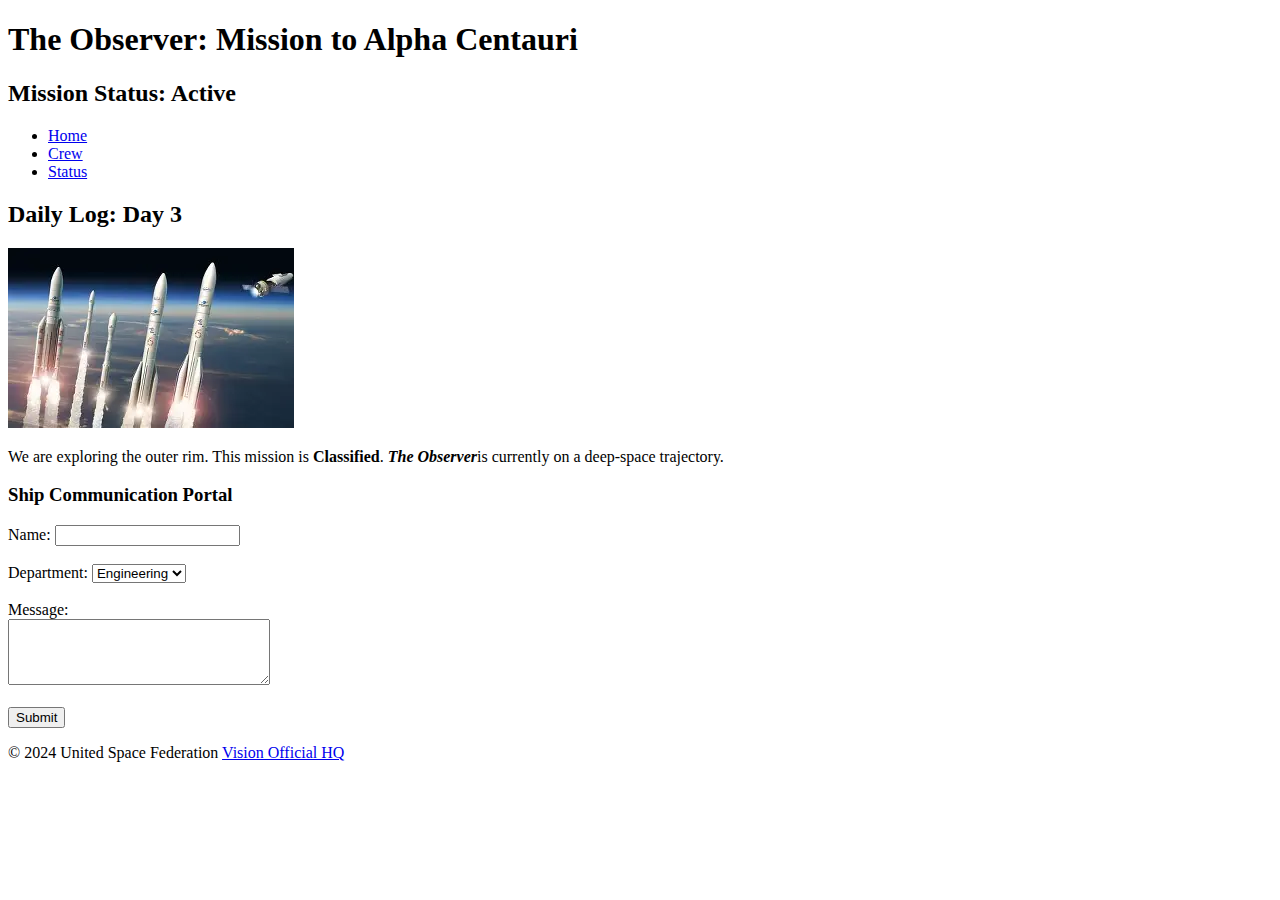
<file: IT223-Yanoc/index.html>
<!DOCTYPE html>
<html lang="en">

<head>
    <meta charset="UTF-8">
    <title> Mission Control</title>
</head>

<body>
    <header>
        <h1>The Observer: Mission to Alpha Centauri</h1>
        <h2>Mission Status: Active</h2>
        <nav>
            <ul>
                <li><a href="index.html">Home</a> </li>
                <li><a href="crew.html">Crew</a> </li>
                <li><a href="status.html">Status</a> </li>

            </ul>
        </nav>

    </header>

    <h2>Daily Log: Day 3</h2>
    <main>
        <img src="images/rockets.webp" alt="Flying rockets travelling through outer space">
        <p> We are exploring the outer rim. This mission is <strong>Classified</strong>.
            <b><em>The Observer</em></b>is currently on a deep-space trajectory.
        </p>
    </main>
    <section>
        <h3> Ship Communication Portal</h3>
        <form>
            <label for="name">Name:</label>
            <input type="text" id="name" name=" name" required>
            <br><br>

            <label for="dept"> Department:</label>
            <select id=" dept" name=" dept">
                <option value="engineering">Engineering</option>
                <option value="science">Science:</option>
            </select>
            <br><br>

            <label for="message">Message:</label><br>
            <textarea id="message" name="message" rows=" 4" cols="30"></textarea>
            <br><br>

            <button type=" submit">Submit</button>
            </select>
        </form>
    </section>


    <footer>
        <p>© 2024 United Space Federation <a href="https://www.nasa.gov" target="_blank"> Vision Official HQ </a></p>

    </footer>
</body>

</html>
</file>
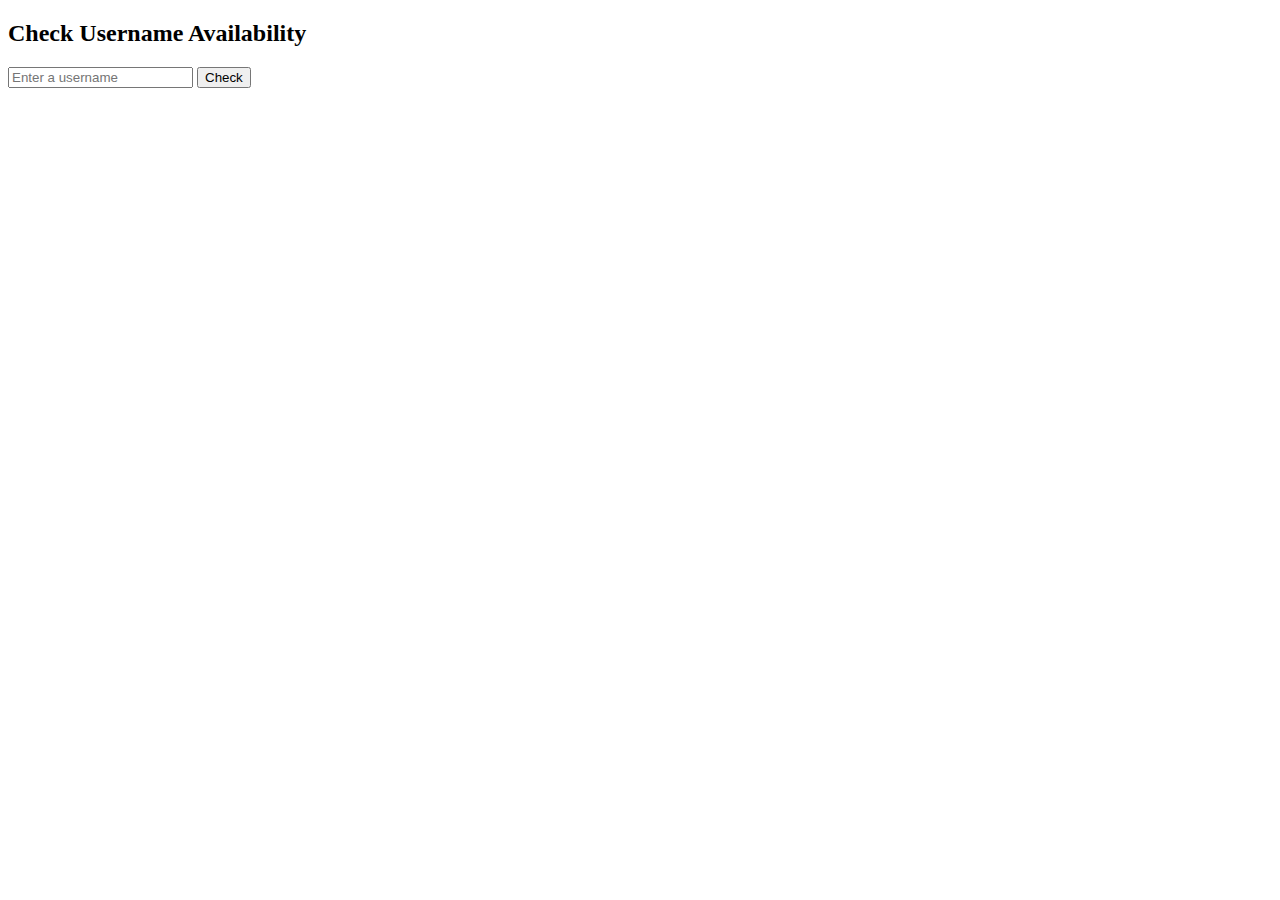
<file: PHP_Yanoc/index.html>
<!DOCTYPE html>
<html lang="en">

<head>
    <meta charset="UTF-8">
    <meta name="viewport" content="width=device-width, initial-scale=1.0">
    <title>AJAX Username Checker</title>
</head>

<body>
    <h2>Check Username Availability</h2>

    <input type="text" id="username" placeholder="Enter a username">
    <button onclick="checkUsername()">Check</button>

    <p id="status"></p>

    <script>
        async function checkUsername() {
            const username = document.getElementById("username").value;

            if (!username.trim()) {
                document.getElementById("status").innerText = "Please enter a username.";
                document.getElementById("status").style.color = "red";
                return;
            }

            try {
                const response = await fetch("check_user.php", {
                    method: "POST",
                    headers: {
                        "Content-Type": "application/x-www-form-urlencoded"
                    },
                    body: "username=" + encodeURIComponent(username)
                });

                const data = await response.json();

                const status = document.getElementById("status");
                status.innerText = data.message;
                status.style.color = data.available ? "green" : "red";

            } catch (error) {
                console.error(error);
                document.getElementById("status").innerText = "Server error.";
                document.getElementById("status").style.color = "red";
            }
        }
    </script>
</body>

</html>
</file>
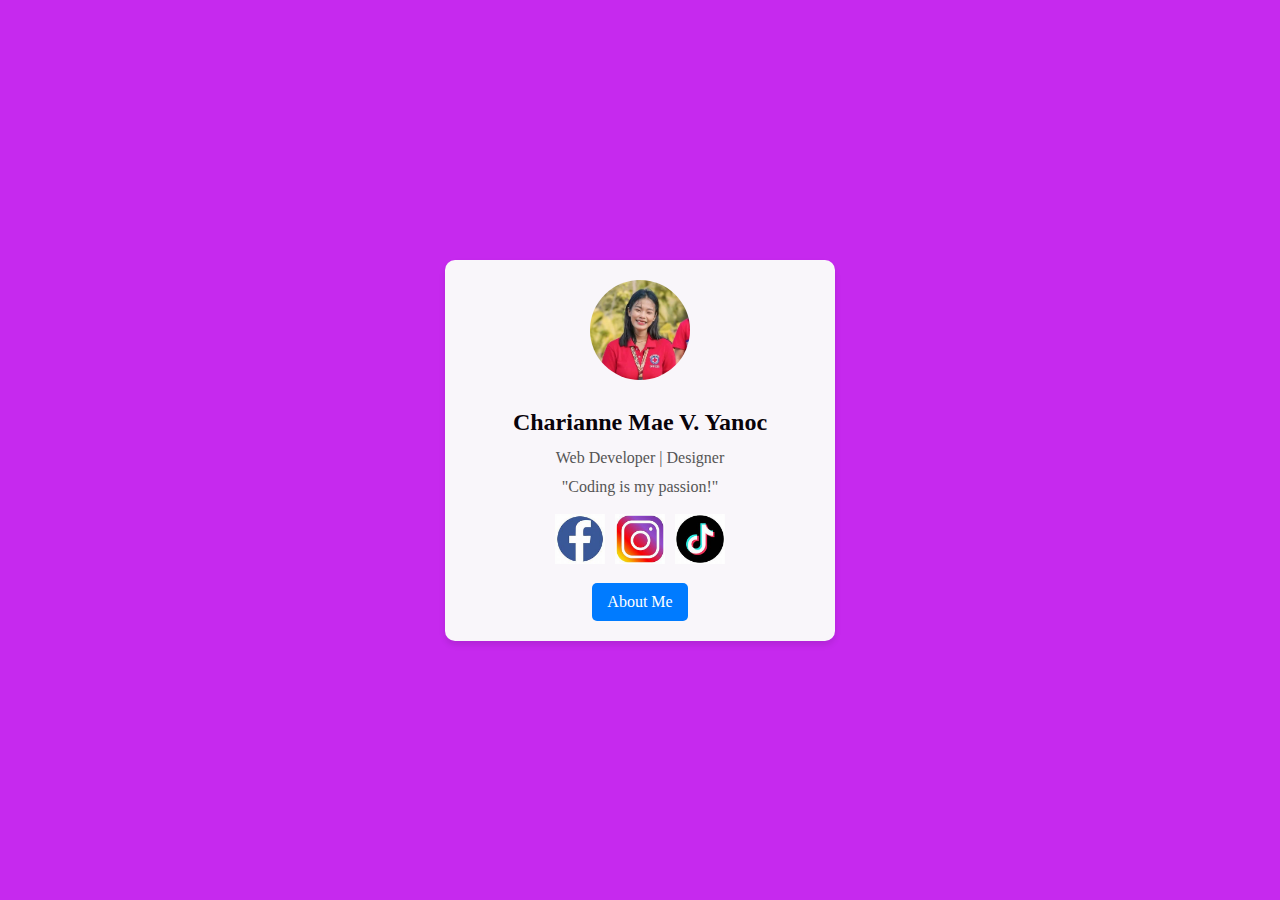
<file: Profile-card_Yanoc/index.html>
<!DOCTYPE html>
<html lang="en">

<head>
    <meta charset="UTF-8">
    <meta name="viewport" content="width=device-width, initial-scale=1.0">
    <title>Personal Profile</title>
    <link rel="stylesheet" href="style.css">
</head>

<body>
    <div class="profile-card">
        <img src="Image/Profile Picture.jpeg" alt="Profile Picture" class="profile-img">
        <h2>Charianne Mae V. Yanoc</h2>
        <p>Web Developer | Designer</p>
        <p>"Coding is my passion!"</p>
        <div class="social-icons">
            <a href="#"><img src="Image/FB.Icon.jpg" alt="Facebook"></a>
            <a href="#"><img src="Image/Instagram.Icon.jpg" alt="Instagram"></a>
            <a href="#"><img src="Image/Tiktok.Icon.jpg" alt=Tiktok"></a>

        </div>
        <a href="about.html" class="btn">About Me</a>
    </div>
</body>

</html>
</file>
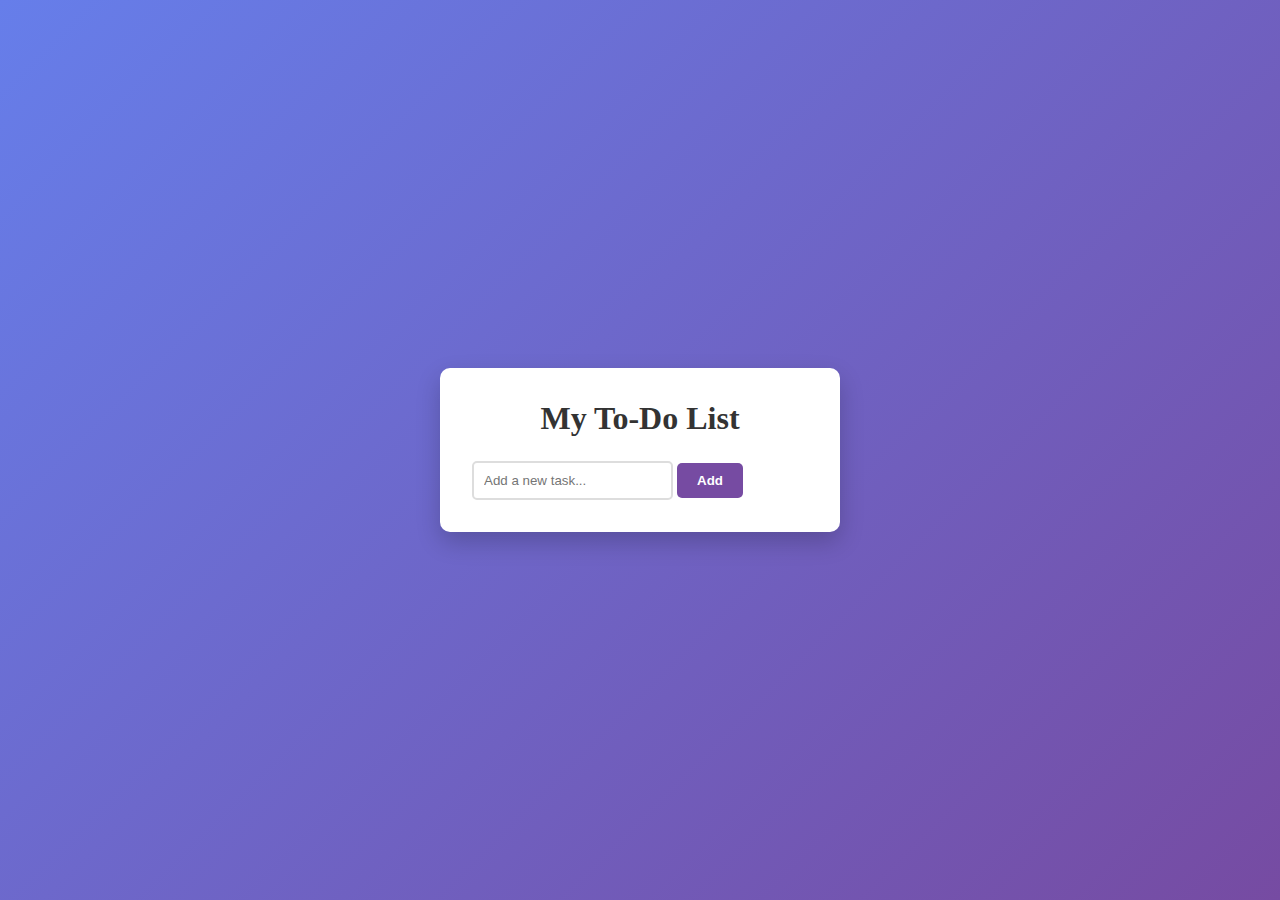
<file: ToDoListLab/index.html>
<!DOCTYPE html>
<html lang="en">

<head>
    <meta charset="UTF-8">
    <meta name="viewport" content="width=device-width, initial - scale =1.0">
    <title> My Dynamic To-Do List</title>
    <link rel="stylesheet" href="style.css">
</head>

<body>

    <div class="container">
        <h1> My To-Do List</h1>
        <div class="input=group">
            <input type="text" id="taskInput" placeholder="Add a new task...">
            <button id="addBtn">Add</button>
        </div>
        <ul id="taskList">
        </ul>
    </div>
    <script src="script.js"></script>

</body>

</html>
</file>
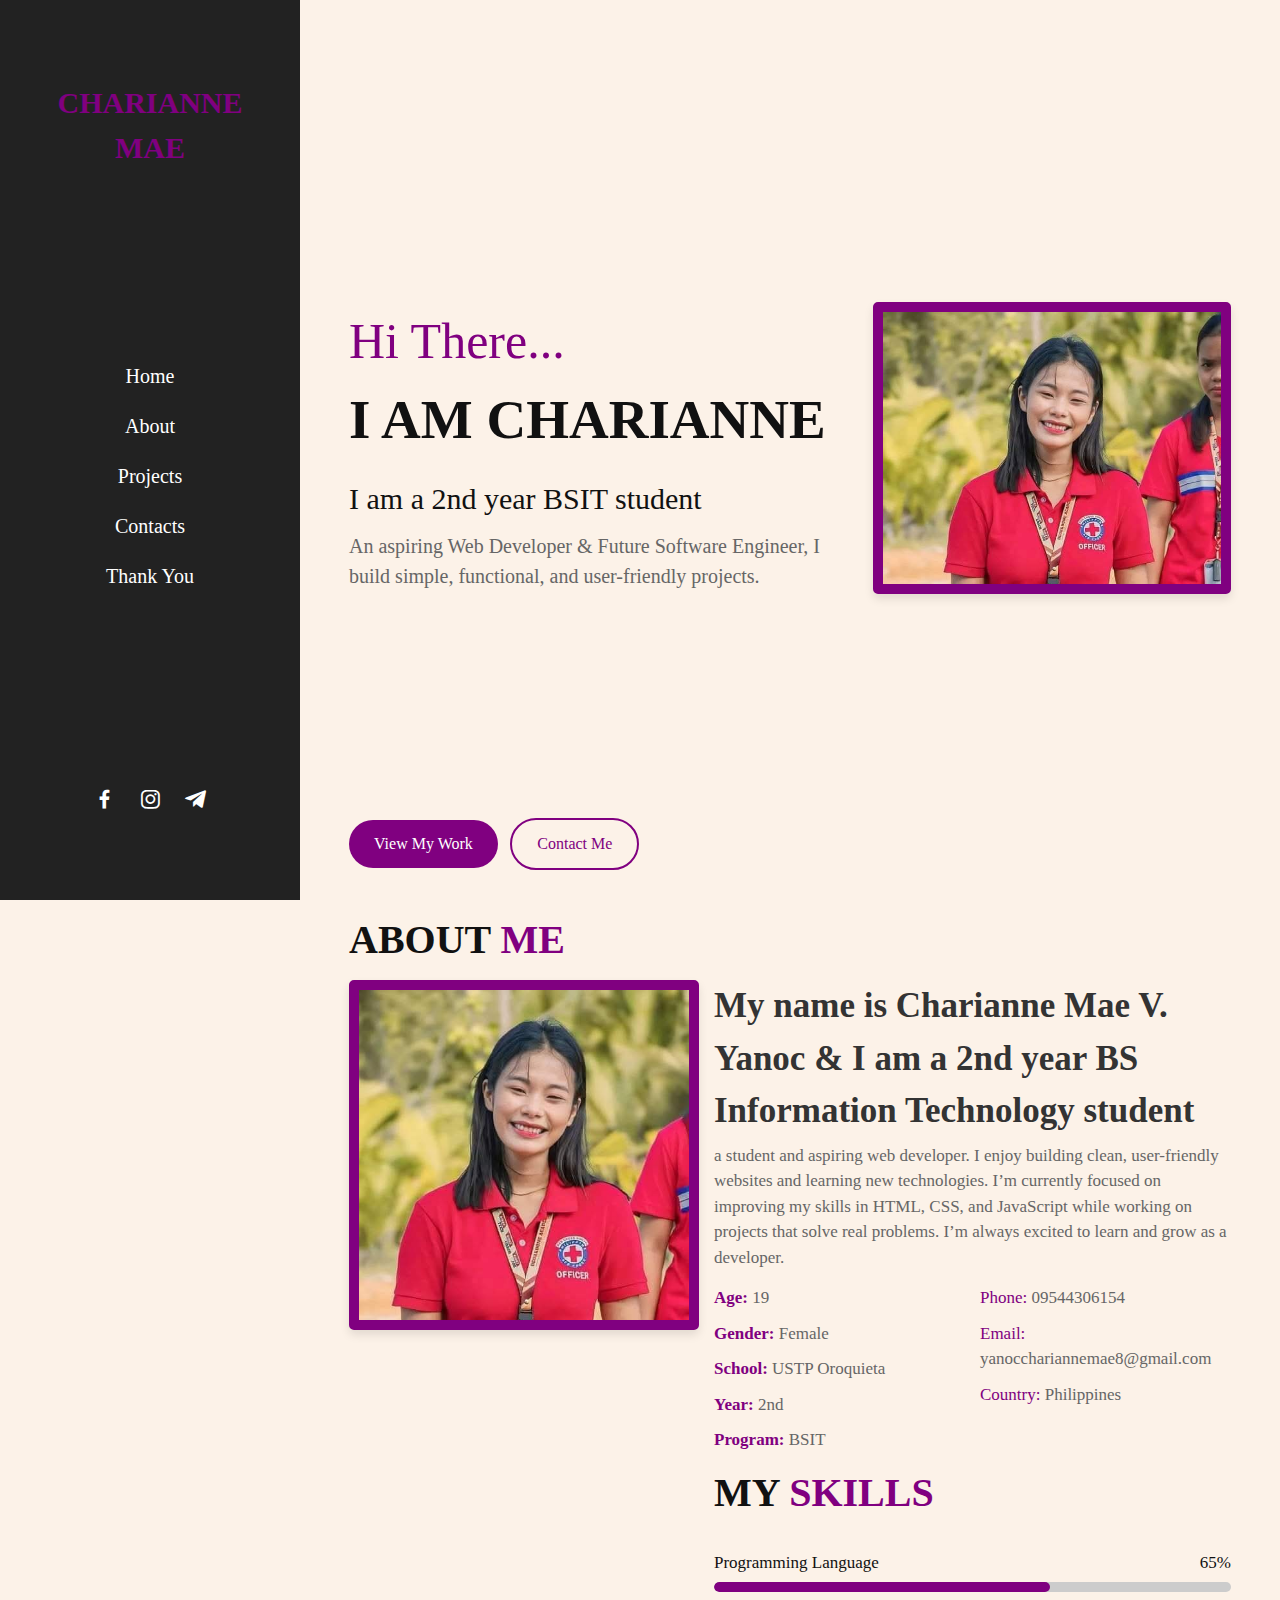
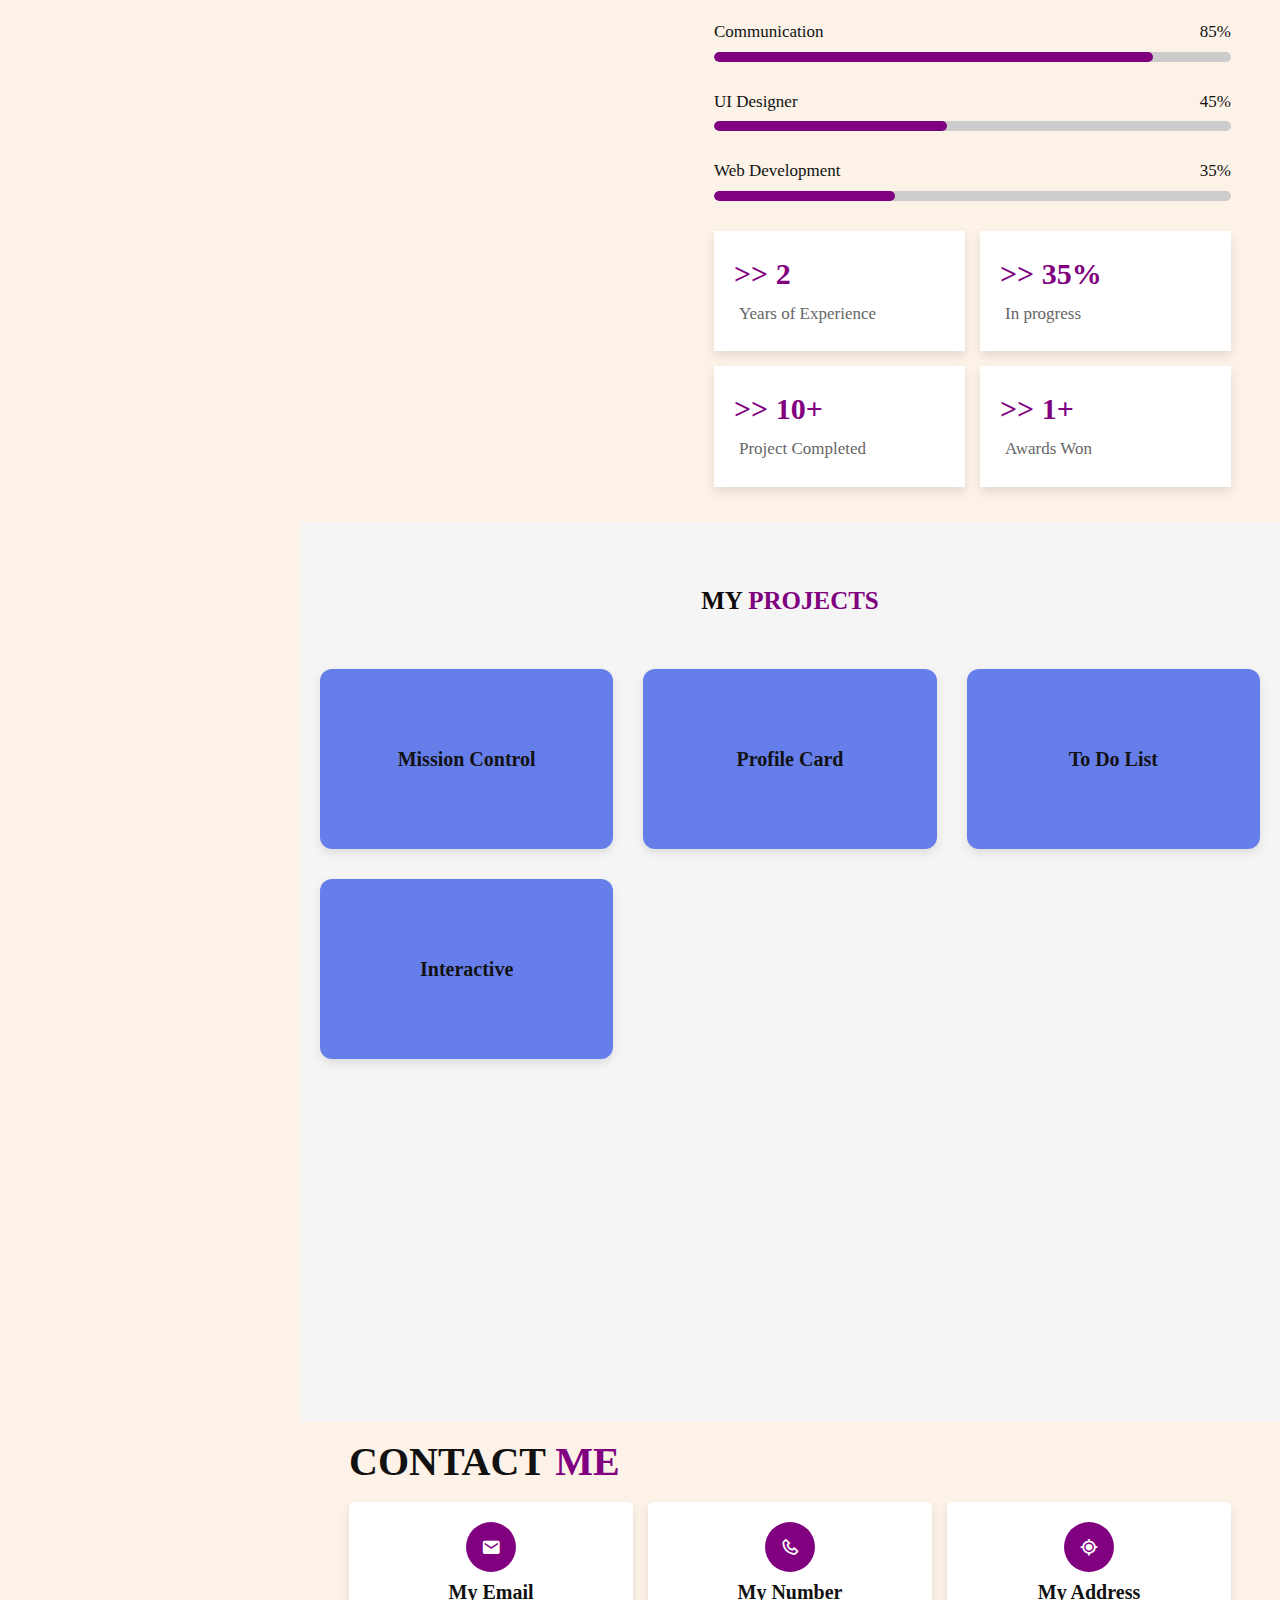
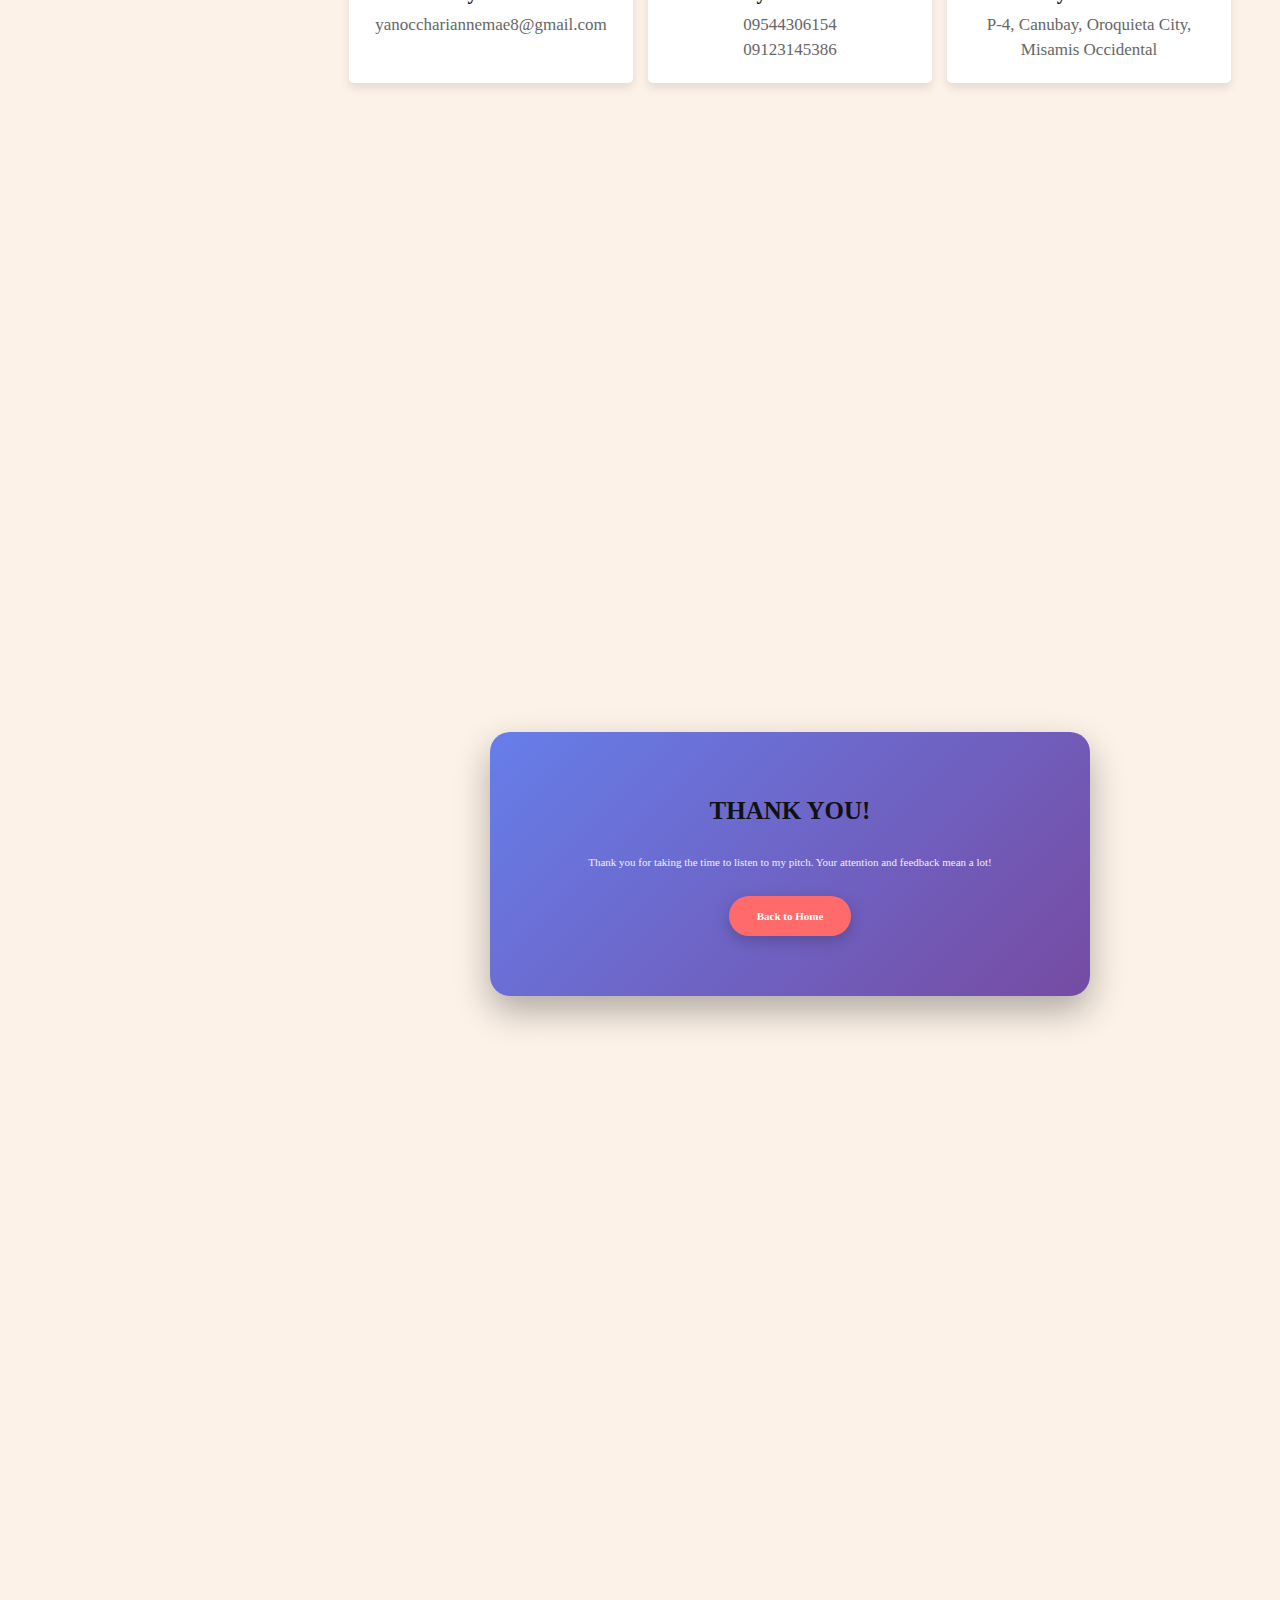
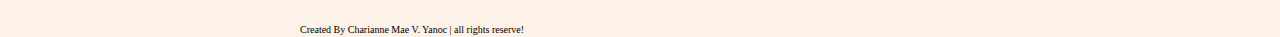
<file: Yanoc_P/index.html>
<!DOCTYPE html>
<html lang="en">

<head>
    <meta charset="UTF-8">
    <meta http-equiv="X-UA-Compatible" content="IE=edge">
    <meta name="viewport" content="width=device-width, initial-scale 1.0">
    <title>Charianne Mae Portfolio</title>
    <link rel="stylesheet" href="style.css">
    <link href='https://unpkg.com/boxicons@2.1.4/css/boxicons.min.css' rel='stylesheet'>
</head>

<body>

    <header>
        <a href="#" class="logo"><span> Charianne Mae</span></a>
    
           <nav class="navbar">
            <a href="#Home">Home</a>
            <a href="#About">About</a>
            <a href="#Projects">Projects</a>
            <a href="#Contacts">Contacts</a>
            <a href="#Thank You">Thank You</a>
        </nav>
        <div class="follow">
    <a href="https://facebook.com/Charianne Mae" target="_blank" title="Facebook">
        <i class='bx bxl-facebook'></i>
    </a>

    <a href="https://www.instagram.com/justc_hachaa/" target="_blank" title="Instagram">
        <i class='bx bxl-instagram'></i>
    </a>

    <a href="https://t.me/+639544306154" target="_blank" title="Telegram">
        <i class='bx bxl-telegram'></i>
    </a>


  
</div>

    </header>

    <section class="Home" id="Home">
        <div class="content">
            <span class="hi">Hi There...</span>
            <h1><span class="hello">I am Charianne</span></h1>
            <p class="info">I am a 2nd year BSIT student</p>
            <p class="text">An aspiring Web Developer & Future Software Engineer, I build simple, functional, and
                user-friendly projects.
            </p>
        </div>

        <div class="image">
            <img src="images/Profile Picture.jpeg" alt="">
        </div>

        <div class="hero-buttons">
    <a href="#Projects" class="btn primary">View My Work</a>
    <a href="#Contacts" class="btn secondary">Contact Me</a>
</div>


    </section>


    <section class="About" id="About">
        <h1 class = "heading"> About <span>Me</span></h1>
        <div class="row-1">
        <div class = "image">
            <img src="images/Profile Picture.jpeg" alt="">
        </div>

            <div class = "content">
                <h3>My name is Charianne Mae V. Yanoc & I am a 2nd year BS Information Technology student</h3>
                <p>a student and aspiring web developer. I enjoy building clean, user-friendly websites and learning new technologies. I’m currently focused on improving my skills in HTML, CSS, and JavaScript while working on projects that solve real problems. I’m always excited to learn and grow as a developer.</p>
            <div class = "box-container">
                <div class ="box">
                <p><strong><span>Age:</span></strong> 19</p>
                <p><strong><span>Gender:</span></strong> Female</p>
                <p><strong><span>School:</span></strong> USTP Oroquieta</p>
                <p><strong><span>Year:</span></strong> 2nd</p>
                <p><strong><span>Program:</span></strong> BSIT</p>

                </div>
                <div class ="box">
                <p><span>Phone:</span> 09544306154</p>
                <p><span>Email:</span> yanocchariannemae8@gmail.com</p>
                <p><span>Country:</span> Philippines</p>

            
            </div>
            </div>

    <h1 class="heading"> My <span>Skills</span></h1>
    <div class="row-2">

        <div class="skills">
            <div class="progress">
                <h3>Programming Language<span>65%</span></h3>
                <div class="bar"><span></span></div>
            </div>
             <div class="progress">
                <h3>Communication<span>85%</span></h3>
                <div class="bar"><span></span></div>
            </div>
             <div class="progress">
                <h3>UI Designer<span>45%</span></h3>
                <div class="bar"><span></span></div>
            </div>
             <div class="progress">
                <h3>Web Development<span>35%</span></h3>
                <div class="bar"><span></span></div>
            </div>
        </div>
        <div class="box-container">
            <div class ="box">
                <h3> >> 2 </h3>
                <p>Years of Experience</p>
            </div>
             <div class ="box">
                <h3> >> 35% </h3>
                <p>In progress</p>
            </div>
            <div class ="box">
                <h3> >> 10+ </h3>
                <p>Project Completed</p>
            </div>
              <div class ="box">
                <h3> >> 1+ </h3>
                <p>Awards Won</p>
            </div>
            </div>
    </div>
        </div>

    </section>


 <section class="Projects" id="Projects">
        <h1 class = "heading"> My <span> Projects </span></h1>
        <div class="projects-container">
            <a href="IT223-Yanoc/index.html">Mission Control</a>
            <a href="Profile-card_Yanoc/index.html">Profile Card</a>
            <a href="ToDoListLab/index.html">To Do List</a>
            <a href="Yanoc_Interactive/index.html">Interactive</a>
        </div>


    </section>




     <section class="Contacts" id="Contacts">

        <h1 class="heading"> Contact <span> Me </span></h1>
        <div class="icons-container">
            <div class="icons">
                <i class='bx bxs-envelope'></i>
                <h3>My Email</h3>
                <p>yanocchariannemae8@gmail.com</p>
            </div>
         <div class="icons">
                <i class='bx bx-phone'></i>
                <h3>My Number</h3>
                <p>09544306154</p>
                <p>09123145386</p>
            </div>
            <div class="icons">
                <i class='bx bx-current-location'></i>
                <h3>My Address</h3>
                <p>P-4, Canubay, Oroquieta City, Misamis Occidental</p>
              
            </div>
<div class="map-container">
    <iframe 
        src="https://www.google.com/maps/embed?pb=!1m18!1m12!1m3!1d7892.106308490089!2d123.7917921415909!3d8.49421306618911!2m3!1f0!2f0!3f0!3m2!1i1024!2i768!4f13.1!3m3!1m2!1s0x3254e1f11e26eb51%3A0xd4a4641b91f33395!2sCanubay%2C%20Oroquieta%20City%2C%20Misamis%20Occidental!5e0!3m2!1sen!2sph!4v1771834681039!5m2!1sen!2sph"
        width="600" 
        height="450" 
        style="border:0;" 
        allowfullscreen="" 
        loading="lazy" 
        referrerpolicy="no-referrer-when-downgrade">
    </iframe>
</div>

        </div>
     </section>

    <section class="Thank You" id="Thank You">
        <div class="thankyou-container">
            <h1>Thank You!</h1>
            <p>Thank you for taking the time to listen to my pitch. Your attention and feedback mean a lot!</p>
            <a href="index.html" class="btn">Back to Home</a>
        </div>
    </section>


    

     <footer> Created By <span>Charianne Mae V. Yanoc</span> | all rights reserve!</footer>










</body>

</html>
</file>
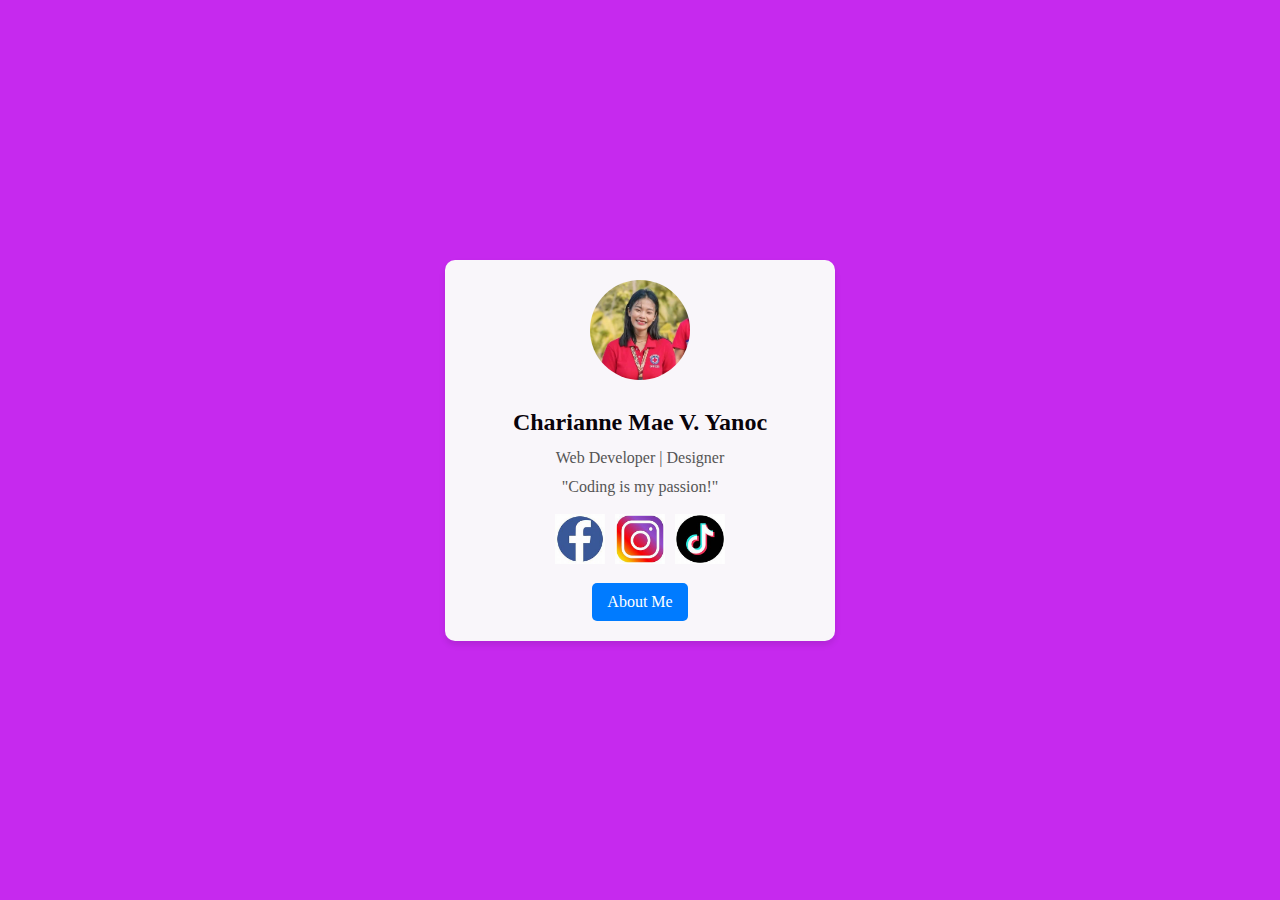
<file: Yanoc_P/Profile-card_Yanoc/index.html>
<!DOCTYPE html>
<html lang="en">

<head>
    <meta charset="UTF-8">
    <meta name="viewport" content="width=device-width, initial-scale=1.0">
    <title>Personal Profile</title>
    <link rel="stylesheet" href="style.css">
</head>

<body>
    <div class="profile-card">
        <img src="Image/Profile Picture.jpeg" alt="Profile Picture" class="profile-img">
        <h2>Charianne Mae V. Yanoc</h2>
        <p>Web Developer | Designer</p>
        <p>"Coding is my passion!"</p>
       <div class="social-icons">
    <a href="https://facebook.com/Charianne Mae" target="_blank">
        <img src="Image/FB.Icon.jpg" alt="Facebook">
    </a>
    <a href="
    https://www.instagram.com/justc_hachaa/" target="_blank">
        <img src="Image/Instagram.Icon.jpg" alt="Instagram">
    </a>
    <a href="https://www.tiktok.com/@chariannemaeyanoc" target="_blank">
        <img src="Image/Tiktok.Icon.jpg" alt="Tiktok">
    </a>
</div>
        <a href="about.html" class="btn">About Me</a>
    </div>

</div>
</body>

</html>
</file>
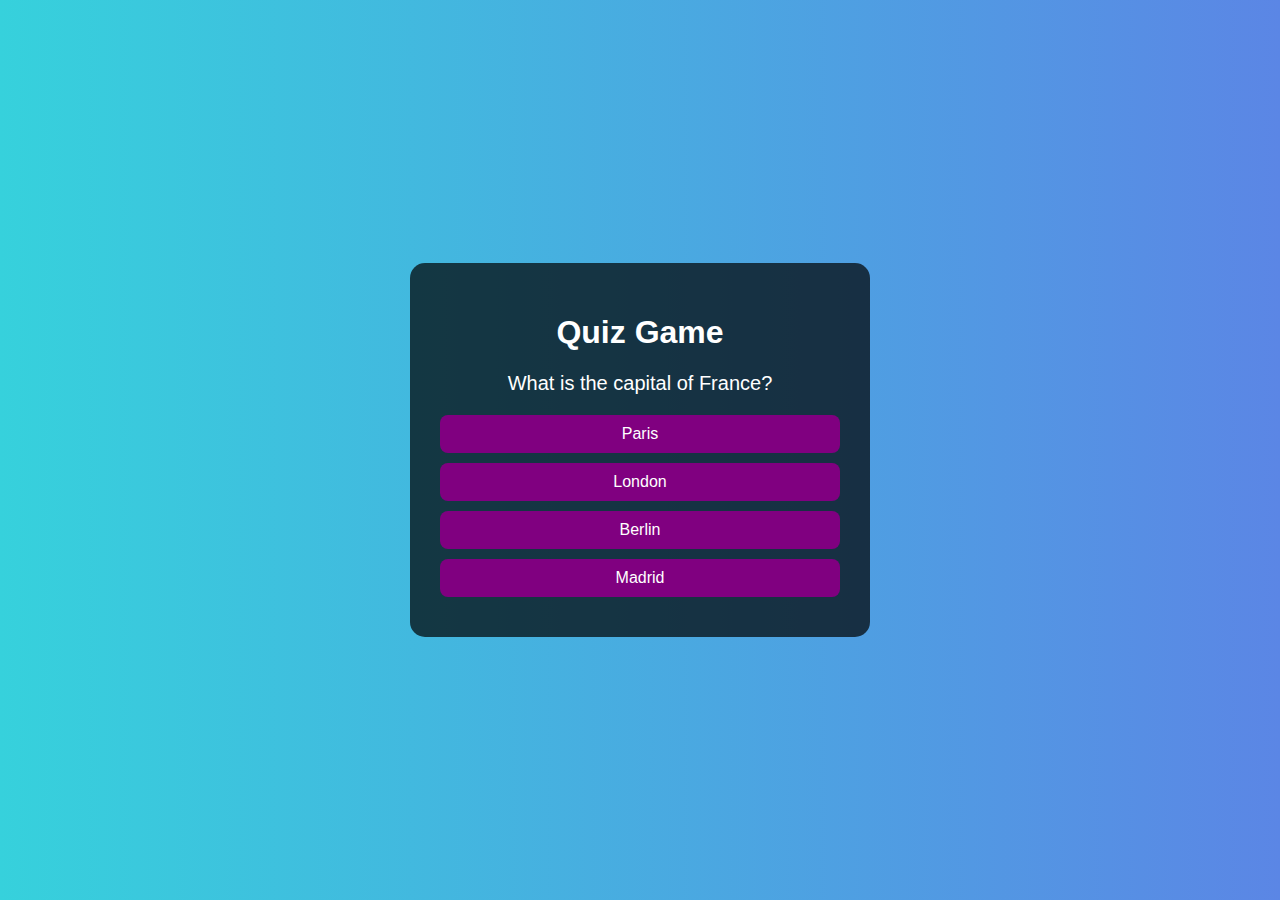
<file: Yanoc_P/Yanoc_Interactive/index.html>
<!DOCTYPE html>
<html lang="en">
<head>
    <meta charset="UTF-8">
    <meta name="viewport" content="width=device-width, initial-scale=1.0">
    <title>Interactive Quiz</title>
    <link rel="stylesheet" href="style.css">
</head>
<body>
    <div class="quiz-container">
        <h1>Quiz Game</h1>
        <div id="quiz">
            <div id="question">Question text</div>
            <div id="choices">
                <button class="choice-btn">Choice 1</button>
                <button class="choice-btn">Choice 2</button>
                <button class="choice-btn">Choice 3</button>
                <button class="choice-btn">Choice 4</button>
            </div>
        </div>
        <div id="result" style="display:none;">
            <h2>Your Score: <span id="score"></span></h2>
            <button id="restartBtn">Restart Quiz</button>
        </div>
    </div>
    <script src="script.js"></script>
</body>
</html>
</file>
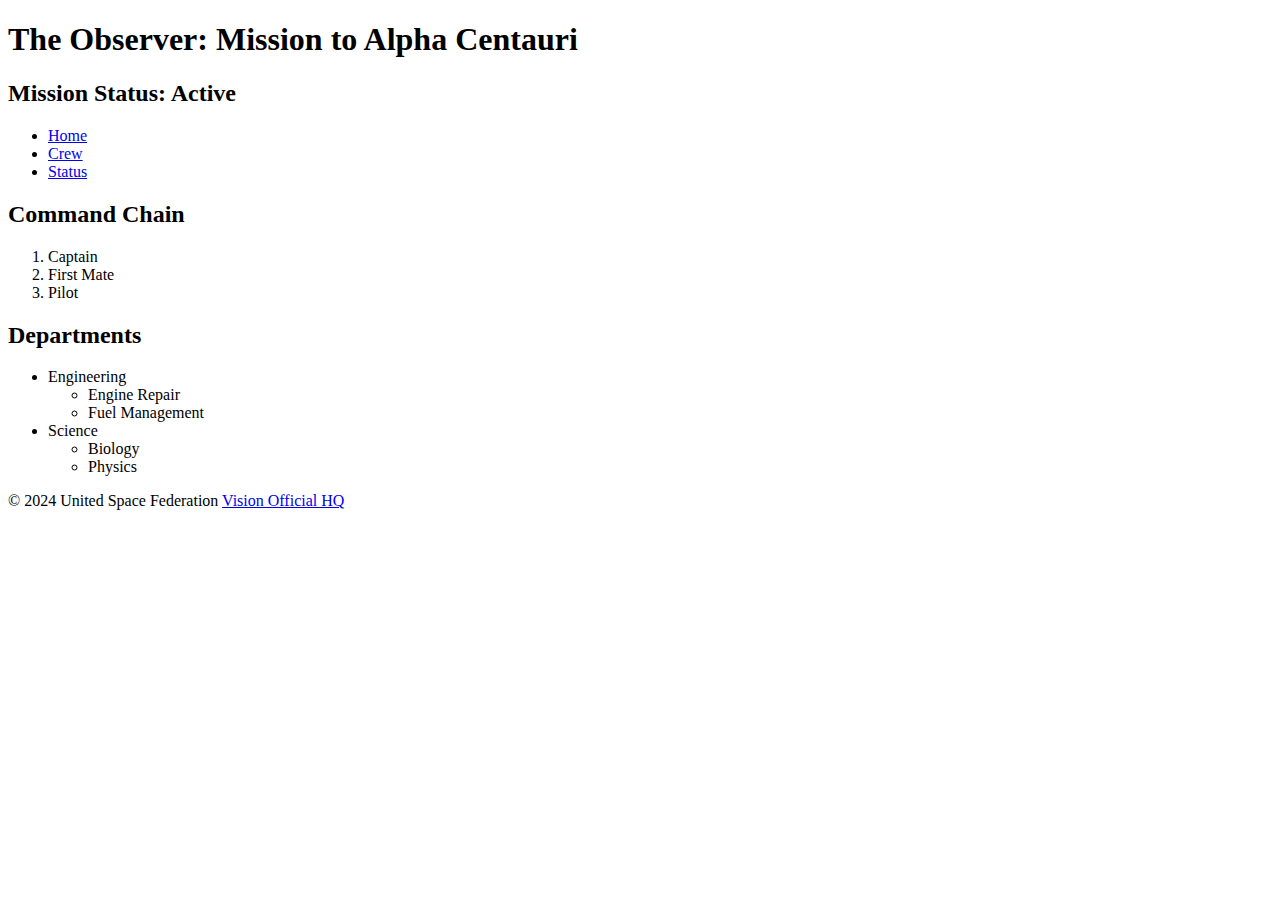
<file: IT223-Yanoc/crew.html>
<!DOCTYPE html>
<html lang="en">

<head>
    <meta charset="UTF-8">
    <title> Mission Control - Crew</title>
</head>

<body>
    <header>
        <h1>The Observer: Mission to Alpha Centauri</h1>
        <h2>Mission Status: Active</h2>
        <nav>
            <ul>
                <li><a href="index.html">Home</a> </li>
                <li><a href="crew.html">Crew</a> </li>
                <li><a href="status.html">Status</a> </li>

            </ul>
        </nav>
    </header>
    <main>
        <h2> Command Chain</h2>
        <ol>
            <li>Captain</li>
            <li>First Mate</li>
            <li>Pilot</li>
        </ol>

        <h2>Departments</h2>
        <ul>
            <li>Engineering
                <ul>
                    <li>Engine Repair</li>
                    <li>Fuel Management</li>
                </ul>
            </li>
            <li>Science
                <ul>
                    <li> Biology</li>
                    <li> Physics</li>
                </ul>
            </li>
        </ul>
    </main>


    <footer>


        <p>© 2024 United Space Federation <a href="https://www.nasa.gov" target="_blank"> Vision Official HQ </a></p>


    </footer>
</body>

</html>
</file>
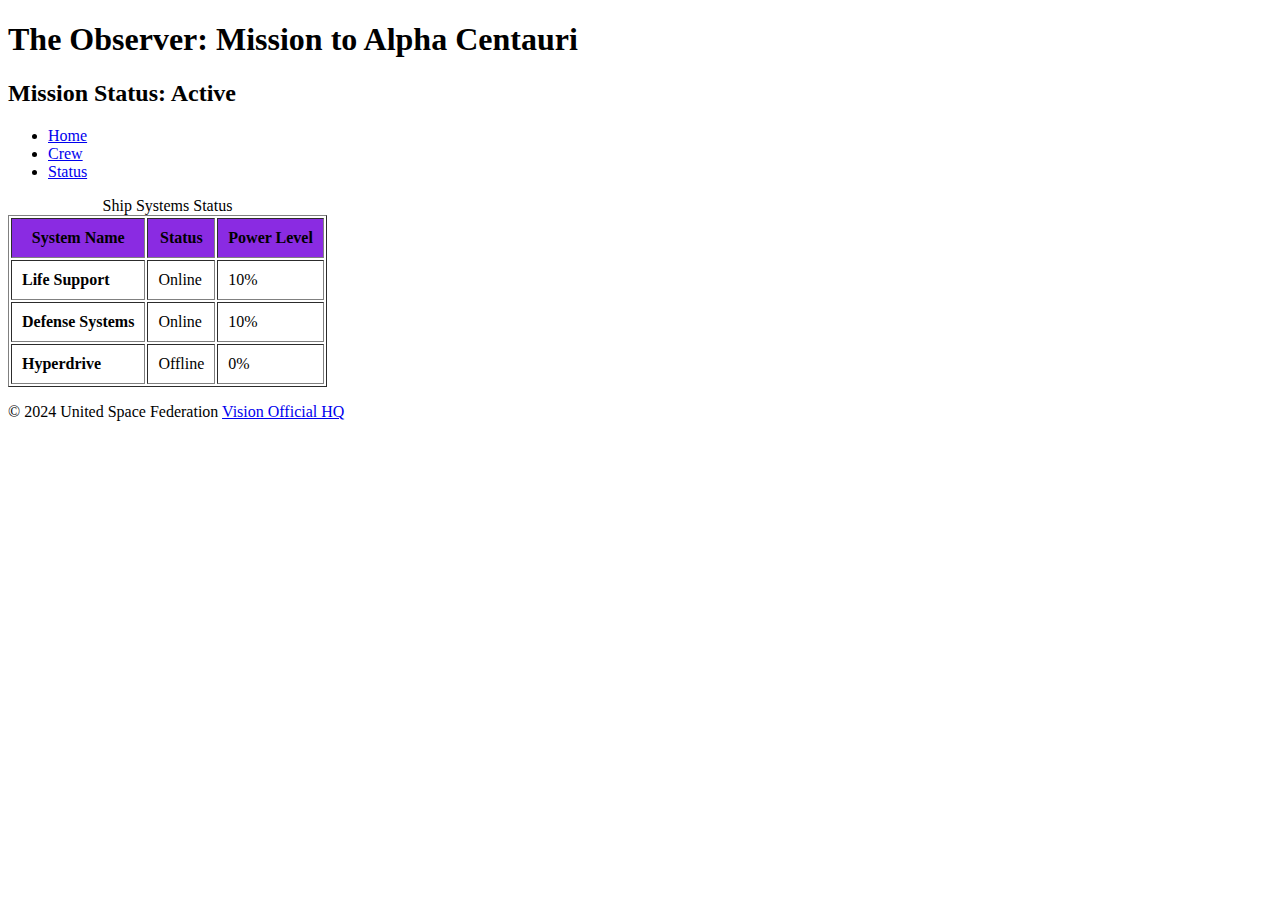
<file: IT223-Yanoc/status.html>
<!DOCTYPE html>
<html lang="en">

<head>
    <meta charset="UTF-8">
    <title> Mission Control - Status</title>
</head>

<body>
    <header>
        <h1>The Observer: Mission to Alpha Centauri</h1>
        <h2>Mission Status: Active</h2>
        <nav>
            <ul>
                <li><a href="index.html">Home</a> </li>
                <li><a href="crew.html">Crew</a> </li>
                <li><a href="status.html">Status</a> </li>

            </ul>
        </nav>
    </header>
    <main>
        <table border="1" cellpadding="10" cellspacing="" 0">
            <caption> Ship Systems Status </caption>
            <thead>
                <tr style="background-color: blueviolet;">
                    <th> System Name</th>
                    <th> Status</th>
                    <th> Power Level </th>
                </tr>
            </thead>

            <tbody>
                <tr>
                    <td><b> Life Support</b></td>
                    <td>Online</td>
                    <td>10%</td>
                </tr>
                <tr>
                    <td><b>Defense Systems </b> </td>
                    <td>Online</td>
                    <td> 10% </td>
                </tr>

                <tr>
                    <td><b> Hyperdrive</b></td>
                    <td>Offline</td>
                    <td> 0% </td>
                </tr>
            </tbody>
        </table>

    </main>


    <footer>
        <p>© 2024 United Space Federation <a href="https://www.nasa.gov" target="_blank"> Vision Official HQ </a></p>

    </footer>
</body>

</html>
</file>
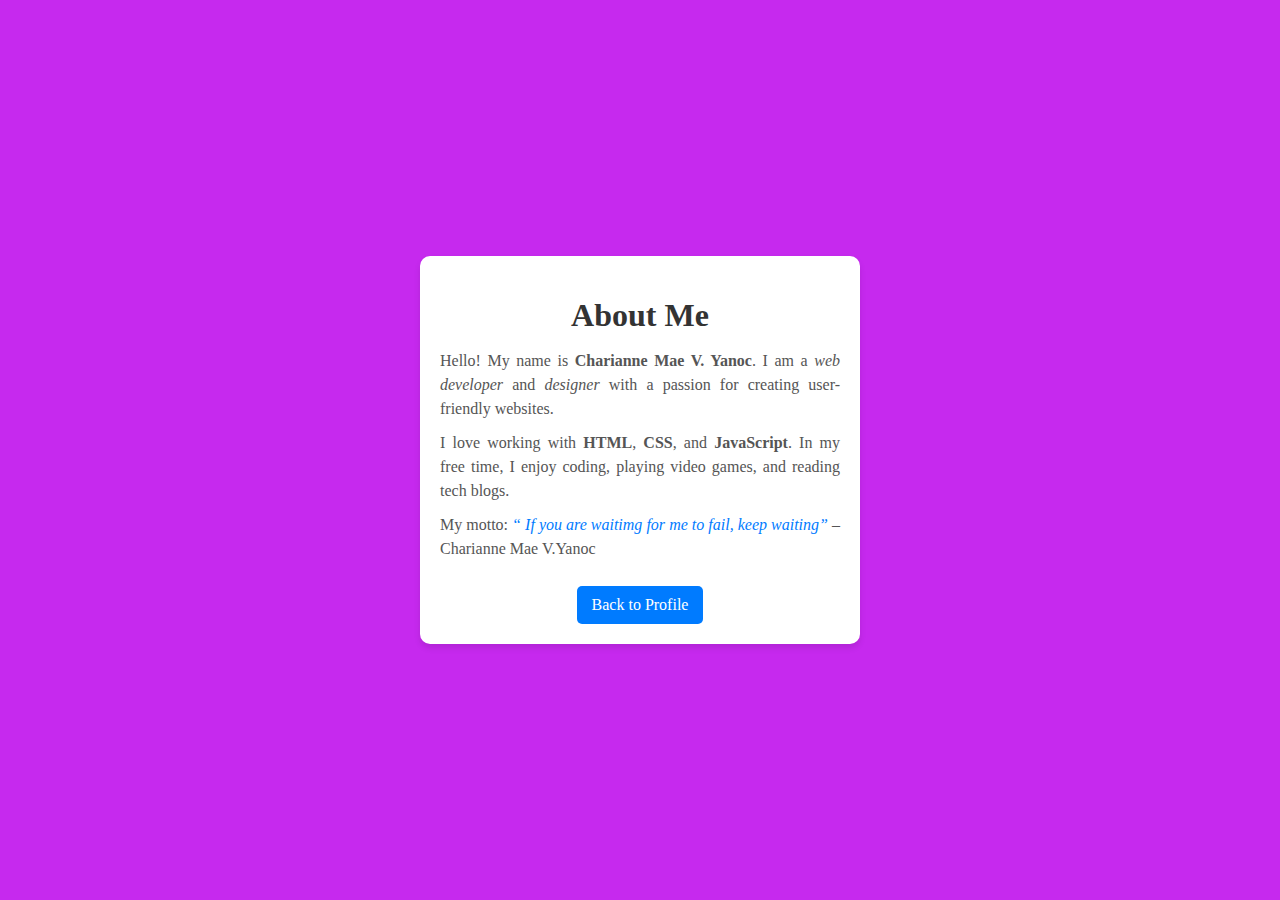
<file: Profile-card_Yanoc/about.html>
<!DOCTYPE html>
<html lang="en">

<head>
    <meta charset="UTF-8">
    <meta name="viewport" content="width=device-width, initial-scale=1.0">
    <title>About Me</title>
    <link rel="stylesheet" href="style.css">
</head>

<body>
    <div class="about-container">
        <h1>About Me</h1>
        <p>Hello! My name is <b>Charianne Mae V. Yanoc</b>. I am a <i>web developer</i> and <I>designer</I>
            with a passion for creating user-friendly websites.</p>
        <p>I love working with <strong>HTML</strong>, <strong>CSS</strong>, and <strong>JavaScript</strong>. In my free
            time,
            I enjoy coding, playing video games, and reading tech blogs.</p>
        <p>My motto: <q> If you are waitimg for me to fail, keep waiting</q> – Charianne Mae V.Yanoc</p>
        <a href="index.html" class="btn">Back to Profile</a>
    </div>
</body>

</html>
</file>
<file: Profile-card_Yanoc/style.css>
body {
    font-family: 'Times New Roman', Times, serif;
    background-color: #c629ee;
    color: #ee80ee;
    display: flex;
    justify-content: center;
    align-items: center;
    min-height: 100vh;
    margin: 0;
    padding: 0;
}

h2 {
    margin: 10px 0;
    color: #09030a;
    text-align: center;
}

p {
    color: #555;
    margin: 5px 0;
    line-height: 1.5;
}


.profile-card {
    background-color: rgb(249, 246, 250);
    padding: 20px;
    border-radius: 10px;
    box-shadow: 0px 4px 6px rgba(0, 0, 0, 0.1);
    text-align: center;
    width: 350px;
}

.profile-img {
    width: 100px;
    height: 100px;
    border-radius: 50%;
    object-fit: cover;
    margin-bottom: 15px;
}


.social-icons {
    margin-top: 15px;
    display: flex;
    justify-content: center;
    gap: 10px;
}

.social-icons a img {
    width: 50px;
    height: 50px;
    transition: transform 0.3s, border 0.3s;
}

.social-icons a img:hover {
    border-radius: 50%;
    transform: scale(1.2);
    border: 3px solid #007bff;
}


.btn {
    display: inline-block;
    margin-top: 15px;
    padding: 10px 15px;
    background-color: #007bff;
    color: white;
    text-decoration: none;
    border-radius: 5px;
    transition: background-color 0.3s;
}

.btn:hover {
    background-color: #0056b3;
}


.about-container {
    background-color: white;
    padding: 20px;
    border-radius: 10px;
    box-shadow: 0px 4px 6px rgba(0, 0, 0, 0.1);
    text-align: center;
    width: 400px;
}

.about-container h1 {
    color: #333;
    margin-bottom: 15px;
}

.about-container p {
    color: #555;
    text-align: justify;
    margin-bottom: 10px;
}

.about-container q {
    font-style: italic;
    color: #007bff;
}
</file>
<file: ToDoListLab/style.css>
* {
    margin: 0;
    padding: 0;
    box-sizing: border-box;
    font-family: 'Segoe UI', Tahoma, Geneva, Verdana, sans-serif';

}

body {
    background: linear-gradient(135deg, #667eea 0%, #764ba2 100%);
    min-height: 100vh;
    display: flex;
    justify-content: center;
    align-items: center;
}

.container {
    background: white;
    padding: 2rem;
    border-radius: 10px;
    box-shadow: 0 10px 25px rgba(0, 0, 0, 0.2);
    width: 100%;
    max-width: 400px;
}

h1 {
    text-align: center;
    color: #333;
    margin-bottom: 1.5rem;
}

.input-group {
    display: flex;
    gap: 10px;
    margin-bottom: 20px;
}

input[type="text"] {
    flex-grow: 1;
    padding: 10px;
    border: 2px solid #ddd;
    border-radius: 5px;
    outline: none;
    transition: border-color 0.3s;
}


#addBtn {
    padding: 10px 20px;
    background-color: #764ba2;
    color: white;
    border: none;
    border-radius: 5px;
    cursor: pointer;
    font-weight: bold;
    transition: background-color 0.3s;
}

#addBtn:hover {
    background-color: #5a3780;
}

ul {
    list-style-type: none;
}

li {
    background: #f9f9f9;
    padding: 10px;
    margin-bottom: 8px;
    border-radius: 5px;
    display: flex;
    justify-content: space-between;
    align-items: center;
    border-left: 5px solid #764ba2;
    transition: transform 0.2s;
}

li:hover {
    transform: translateX(5px);
}

li:completed {
    text-decoration: line-through;
    opacity: 0.6;
    border-left: #2ecc71;
}

.deleteBtn {
    background: #e74c3c;
    color: rgb(240, 229, 229);
    border: none;
    padding: 5px 10px;
    border-radius: 3px;
    cursor: pointer;
    font-size: 0.8rem;
    margin-left: 10px;
}

delete-btn:hover {
    background: #c0392b;
}
</file>
<file: Yanoc_P/style.css>
* {
    font-family: 'Times New Roman', Times, serif;
    margin: 0;
    padding: 0;
    box-sizing: border-box;
    outline: none;
    border: none;
    text-decoration: none;
    transition: all .2s linear;
    line-height: 1.5;

}

html {
    font-size: 62.5%;
    overflow-x: hidden;
    scroll-behavior: smooth;
}

body {
    background: #fcf2e8;
    padding-left: 30rem;
}

section {
    padding: 1rem 5%;
    min-height: 100vh;
}

header {
    position: fixed;
    top: 0;
    left: 0;
    bottom: 0;
    background: #222;
    display: flex;
    align-items: center;
    justify-content: space-between;
    z-index: 1000;
    flex-flow: column;
    padding: 8rem 2rem;
    width: 30rem;
    text-align: center;
}

header .logo {
    text-transform: uppercase;
    color: PURPLE;
    font-size: 3rem;
    font-weight: bolder;
}

header .logo span {
    text-transform: uppercase;
    color: var
}

header .navbar a {
    display: block;
    font-size: 2rem;
    color: #fff;
    margin: 2rem 0;
}


header .navbar a:hover {
    letter-spacing: .2rem;
    color: purple;
}

header .follow a {
    font-size: 2.5rem;
    color: #fff;
    margin: 0 .7rem;
}

header .follow a:hover {
    color: purple;
}

.Home {
    display: flex;
    align-items: center;
    flex-wrap: wrap;
    gap: 1.5rem;
    position: relative;

}

.hero-buttons{
    position: absolute;
    bottom: 3rem;
    left: 5%;
}

.hero-buttons .btn{
    display: inline-block;
    padding: 1.2rem 2.5rem;
    font-size: 1.6rem;
    border-radius: 5rem;
    margin-right: 1rem;
    cursor: pointer;
    transition: .3s ease;
}

.hero-buttons .primary{
    background: purple;
    color: #fff;
}

.hero-buttons .primary:hover{
    background: #5e0c5e;
    letter-spacing: .1rem;
}

.hero-buttons .secondary{
    border: .2rem solid purple;
    color: purple;
    background: transparent;
}

.hero-buttons .secondary:hover{
    background: purple;
    color: #fff;
    letter-spacing: .1rem;
}

.Home .image {
   flex: 1 1 25rem;
}

.Home .image img {
    height: 100%;
    width: 100%;
    object-fit: cover;
    border: 1rem solid #fff;
    border-color: purple;
    border-radius: .5rem;
    box-shadow: 0 .5rem 1rem rgba(0,0,0,.1);
}

.Home .content {
    flex: 1 1 40rem
}

.Home .content .hi {
    color: purple;
    font-size: 5rem;

}

.Home .content .hello {
    font-size: 5.5rem;
    color: #111;
  
}

.Home .content .info {
    font-size: 3rem;
    color: #111;
    padding: .5rem 0;
}

.Home .content .text {
    font-size: 2rem;
    color: #666;
    padding: .5rem 0;
}

h1{
    font-size: 4rem;
    padding-bottom: 1rem;
    color: #111;
    text-transform: uppercase;
}

h1 span{
    color: purple;
    text-transform: uppercase;
}

.About .row-1{
    display: flex;
    flex-wrap: wrap;
    gap: 1.5rem;
    padding-bottom: 2rem;
}

.About .row-1 .image{
    flex: 1 1 25rem;
}

.About .row-1 .image img{
    height: 35rem;
    width: 35rem;
    object-fit: cover;
    border: 1rem solid #fff;
    border-radius: .5rem;
    box-shadow: 0 .5rem 1rem rgba(0,0,0,.1);
    border-color: purple;
}

.About .row-1 .content{
    flex: 1 1 50rem;
}

.About .row-1 .content h3{
    color: #333;
    font-size: 3.5rem;

}

.About .row-1 .content p{
    color: #666;
    font-size: 1.7rem;
    padding: .5rem 0;   
}
.About .row-1 .content .box-container{
    display: flex;
    flex-wrap: wrap;
    gap: 1.5rem;
    padding: 0.5rem 0;
}

.About .row-1 .content .box-container .box{
     flex: 1 1 20rem;
}

.About .row-1 .content .box-container .box span{
    color: purple;

}

.About .row-2{
    display: flex;
    flex-wrap: wrap;
    gap: 1.5rem;
    align-items: center;
}

.About .row-2 .skills{
    flex: 1 1 40rem;
}

.About .row-2 .skills .progress{
    padding: 1rem 0;
}

.About .row-2 .skills .progress h3{ 
   display: flex;
   justify-content: space-between;
   padding: .7rem 0;
   font-size: 1.7rem;
   color: #111;
   font-weight:400;
}

.About .row-2 .skills .progress .bar{
    width: 100%;
    background: #ccc;
    overflow: hidden;
    height: 1rem;
    border-radius: 50rem;
}

.About .row-2 .skills .progress .bar span{
    display:block ;
    height: 100%;
    background:purple;
    border-radius: 50rem;
}

.About .row-2 .skills .progress:nth-child(1) .bar span{
    width: 65%;

}

.About .row-2 .skills .progress:nth-child(2) .bar span{
    width: 85%;
}

.About .row-2 .skills .progress:nth-child(3) .bar span{
    width: 45%;
}

.About .row-2 .skills .progress:nth-child(4) .bar span{
    width: 35%;
}

.About .row-2 .box-container{
    flex: 1 1 40rem;
    display: flex;
    flex-wrap: wrap;
    gap: 1.5rem;

}

.About .row-2 .box-container .box{
    flex: 1 1 15rem;
    background: #fff;
    padding: 2rem;
    box-shadow: 0 .5rem 1rem rgba(0,0,0,.1);

}

.About .row-2 .box-container .box h3{
    color: purple;
    font-size: 3rem;
}

.About .row-2 .box-container .box p{
    color: #666;
    font-size: 1.7rem;
    padding: .5rem;


}


.Contacts .icons-container{
    display: flex;
    gap: 1.5rem;
    flex-wrap: wrap;
    padding-bottom: 2rem;
}

.Contacts .icons-container .icons{
   text-align: center;
   padding: 2rem;
   background: #fff;
   box-shadow: 0 .5rem 1rem rgba(0,0,0,.1);
   border-radius: .5rem;
   flex: 1 1 25rem;
}

.Contacts .icons-container .icons i{
    height: 5rem;
    width: 5rem;
    line-height: 5rem;
    font-size: 2rem;
    background: purple;
    color: #fff;
    border-radius: 50%;

}


.Contacts .icons-container .icons h3{
    color: #111;
    font-size: 2rem;
    padding: .5rem 0;
}

.Contacts .icons-container .icons p{
    color: #666;
    font-size: 1.7rem;
}

.footer {
    margin-top: 2rem;
    font-size: 2rem;
    padding: 2.5rem;
    text-align: center;
    color:#666;
    background: purple;
}

.Projects {
    padding: 60px 20px;
    background: #f5f5f5;
    text-align: center;
    font-family: Arial, sans-serif;
}

.Projects .heading {
    font-size: 2.5rem;
    margin-bottom: 40px;
    color: #0e0a0a;
}

.Projects .heading span {
    color: purple; 
}

.projects-container {
    display: grid;
    grid-template-columns: repeat(auto-fit, minmax(250px, 1fr));
    gap: 30px;
    max-width: 1000px;
    margin: 0 auto;
}

.projects-container a {
    display: flex;
    justify-content: center;
    align-items: center;
    height: 180px;
    background: white;
    text-decoration: none;
    color: #333;
    font-size: 1.2rem;
    font-weight: bold;
    border-radius: 12px;
    box-shadow: 0 4px 10px rgba(0,0,0,0.1);
    color: #121212;
    background-color: #667eea;
    transition: transform 0.3s, box-shadow 0.3s, background 0.3s;
    font-size: 2rem;
}

.projects-container a:hover {
    transform: translateY(-8px);
    box-shadow: 0 10px 20px rgba(0,0,0,0.2);
    background: purple;
    color: white;
}

@media (max-width: 768px) {
    .Projects .heading {
        font-size: 2rem;
    }

    .projects-container a {
        height: 150px;
        font-size: 1rem;
    }
}


.thankyou-container {
    text-align: center;
    background: linear-gradient(135deg, #667eea 0%, #764ba2 100%);
    padding: 60px 40px;
    border-radius: 20px;
    box-shadow: 0 15px 35px rgba(0,0,0,0.3);
    max-width: 600px;
    color: #fff;
    margin: 0 auto;
}

ankyou-container h1 {
    font-size: 3.5rem;
    margin-bottom: 20px;
    color: #fff;
    text-transform: uppercase;
    letter-spacing: 3px;
}

.thankyou-container p {
    font-size: 1.4rem;
    margin-bottom: 30px;
    line-height: 1.6;
    color: #f0f0f0;
}

.thankyou-container .btn {
    display: inline-block;
    text-decoration: none;
    background: #fff;
    color: #764ba2;
    padding: 15px 35px;
    border-radius: 50px;
    font-weight: bold;
    font-size: 1.1rem;
    transition: 0.3s;
    box-shadow: 0 5px 15px rgba(0,0,0,0.2);
}

.thankyou-container .btn:hover {
    background: #f7d794;
    color: #000;
    transform: translateY(-3px);
    box-shadow: 0 8px 20px rgba(0,0,0,0.3);
}

.thankyou-container h1 {
    font-size: 2.5rem;
    margin-bottom: 15px;
}

.thankyou-container p {
    font-size: 1.1rem;
    margin-bottom: 25px;
    line-height: 1.5;
}

.thankyou-container .btn {
    display: inline-block;
    text-decoration: none;
    background: #ff6b6b;
    color: #fff;
    padding: 12px 28px;
    border-radius: 50px;
    font-weight: bold;
    transition: 0.3s;
}

.thankyou-container .btn:hover {
    background: #f7d794;
    color: #000;
}
</file>
<file: Yanoc_P/Profile-card_Yanoc/style.css>
body {
    font-family: 'Times New Roman', Times, serif;
    background-color: #c629ee;
    color: #ee80ee;
    display: flex;
    justify-content: center;
    align-items: center;
    min-height: 100vh;
    margin: 0;
    padding: 0;
}

h2 {
    margin: 10px 0;
    color: #09030a;
    text-align: center;
}

p {
    color: #555;
    margin: 5px 0;
    line-height: 1.5;
}


.profile-card {
    background-color: rgb(249, 246, 250);
    padding: 20px;
    border-radius: 10px;
    box-shadow: 0px 4px 6px rgba(0, 0, 0, 0.1);
    text-align: center;
    width: 350px;
}

.profile-img {
    width: 100px;
    height: 100px;
    border-radius: 50%;
    object-fit: cover;
    margin-bottom: 15px;
}


.social-icons {
    margin-top: 15px;
    display: flex;
    justify-content: center;
    gap: 10px;
}

.social-icons a img {
    width: 50px;
    height: 50px;
    transition: transform 0.3s, border 0.3s;
}

.social-icons a img:hover {
    border-radius: 50%;
    transform: scale(1.2);
    border: 3px solid #007bff;
}


.btn {
    display: inline-block;
    margin-top: 15px;
    padding: 10px 15px;
    background-color: #007bff;
    color: white;
    text-decoration: none;
    border-radius: 5px;
    transition: background-color 0.3s;
}

.btn:hover {
    background-color: #0056b3;
}


.about-container {
    background-color: white;
    padding: 20px;
    border-radius: 10px;
    box-shadow: 0px 4px 6px rgba(0, 0, 0, 0.1);
    text-align: center;
    width: 400px;
}

.about-container h1 {
    color: #333;
    margin-bottom: 15px;
}

.about-container p {
    color: #555;
    text-align: justify;
    margin-bottom: 10px;
}

.about-container q {
    font-style: italic;
    color: #007bff;
}

/* Submitted About Me Form Container */
.about-form-container {
    background-color: #fff;
    padding: 20px;
    border-radius: 10px;
    box-shadow: 0px 4px 6px rgba(0,0,0,0.1);
    text-align: center;
    width: 400px;
    margin: 30px auto; /* center horizontally with top margin */
}

.about-form-container h2 {
    color: #333;
    margin-bottom: 15px;
}

.about-form-container label {
    display: block;
    text-align: left;
    margin: 10px 0 5px 0;
    font-weight: bold;
}

.about-form-container input,
.about-form-container textarea {
    width: 100%;
    padding: 8px;
    border-radius: 5px;
    border: 1px solid #ccc;
    margin-bottom: 10px;
    box-sizing: border-box;
}

/* Submitted About Section Styled as Profile Card */
.submitted-about .profile-card {
    background-color: rgb(249, 246, 250);  /* same as main profile card */
    padding: 15px;
    border-radius: 10px;
    box-shadow: 0px 4px 6px rgba(0,0,0,0.1);
    text-align: center;
    width: 350px;
    margin: 15px auto;  /* center horizontally and spacing */
}

.submitted-about .profile-card h3 {
    margin: 10px 0;
    color: #09030a;
}

.submitted-about .profile-card p {
    color: #555;
    line-height: 1.5;
}

/* Optional: Placeholder profile picture for submitted cards */
.submitted-about .profile-card img {
    width: 80px;
    height: 80px;
    border-radius: 50%;
    object-fit: cover;
    margin-bottom: 10px;
}
</file>
<file: Yanoc_P/Yanoc_Interactive/style.css>
body {
    font-family: Arial, sans-serif;
    background: linear-gradient(to right, #36d1dc, #5b86e5);
    color: #fff;
    display: flex;
    justify-content: center;
    align-items: center;
    height: 100vh;
    margin: 0;
}

.quiz-container {
    background: rgba(0,0,0,0.7);
    padding: 30px;
    border-radius: 15px;
    width: 400px;
    text-align: center;
}

#question {
    font-size: 20px;
    margin-bottom: 20px;
}

.choice-btn {
    display: block;
    width: 100%;
    margin: 10px 0;
    padding: 10px;
    font-size: 16px;
    cursor: pointer;
    border: none;
    border-radius: 8px;
    background-color: purple;
    color: white;
    transition: background 0.3s;
}

.choice-btn:hover {
    background-color: rgb(40, 13, 176);
}

#result {
    font-size: 18px;
}
</file>
